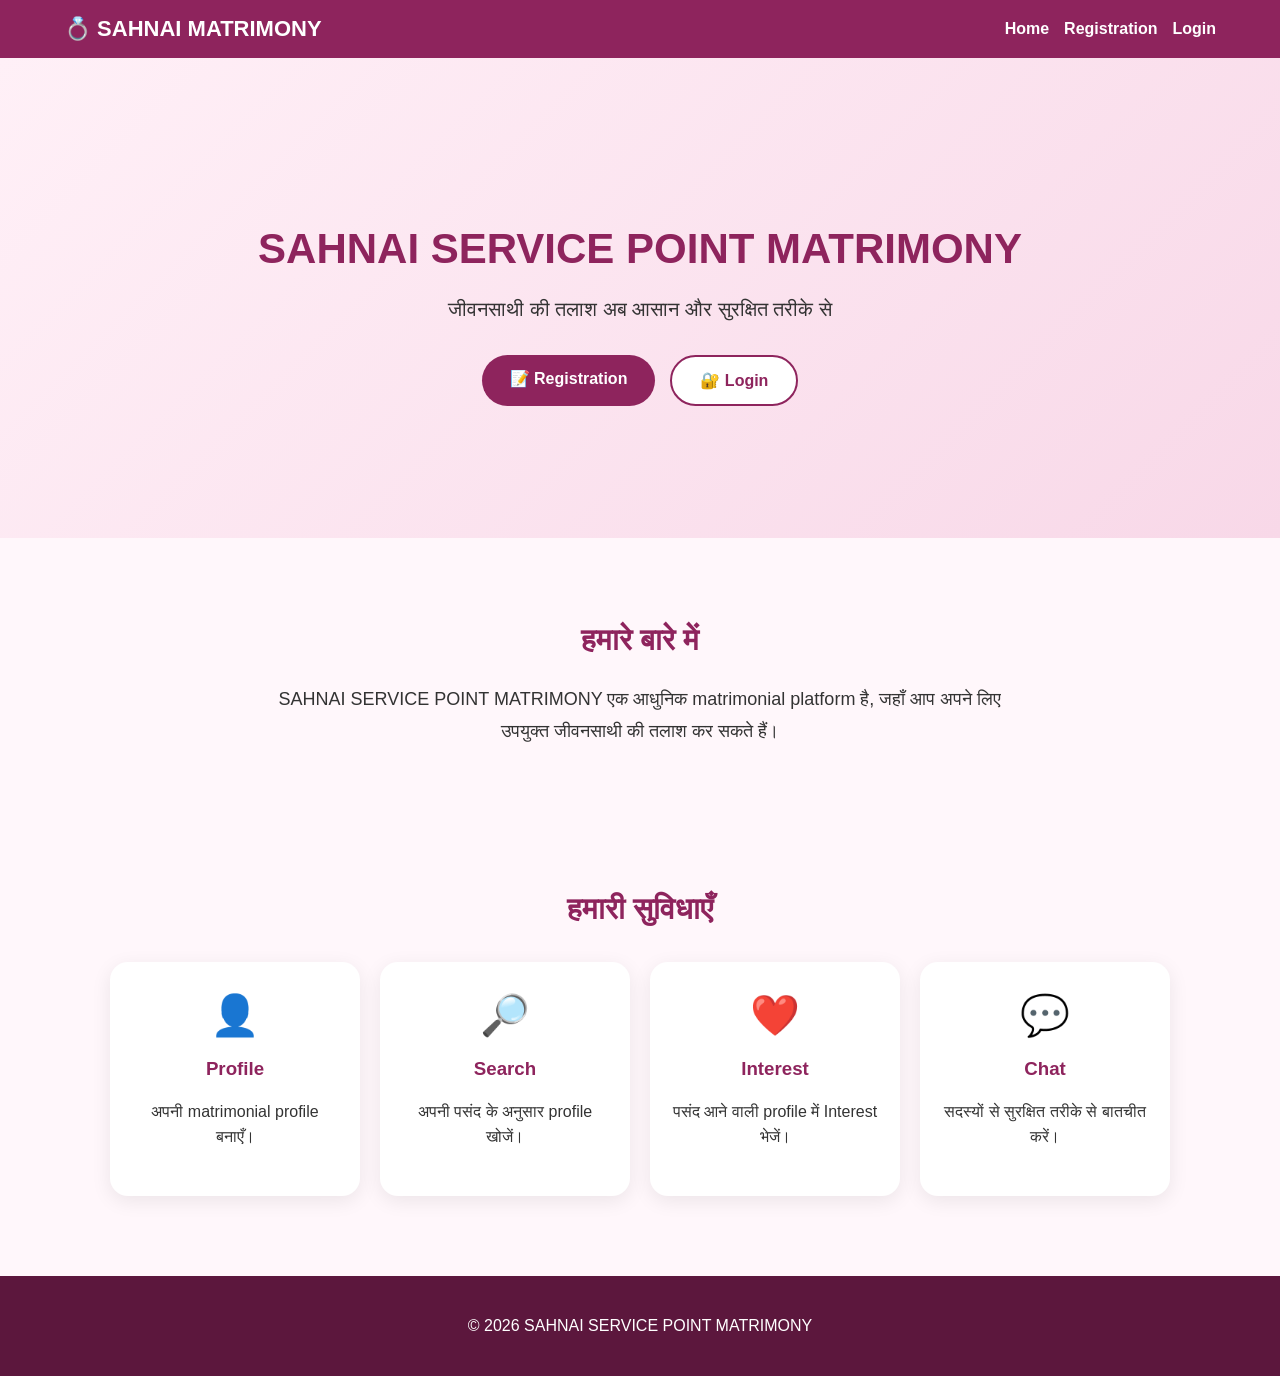
<file: index.html>
<!DOCTYPE html>
<html lang="hi">
<head>
  <meta charset="UTF-8">
  <meta name="viewport" content="width=device-width, initial-scale=1.0">

  <title>SAHNAI SERVICE POINT MATRIMONY</title>

  <link rel="stylesheet" href="style.css">
</head>

<body>

  <!-- Header -->
  <header class="header">
    <div class="logo">
      💍 SAHNAI MATRIMONY
    </div>

    <nav>
      <a href="index.html">Home</a>
      <a href="register.html">Registration</a>
      <a href="login.html">Login</a>
    </nav>
  </header>


  <!-- Hero Section -->
  <section class="hero">

    <div class="hero-content">

      <h1>SAHNAI SERVICE POINT MATRIMONY</h1>

      <p>
        जीवनसाथी की तलाश अब आसान और सुरक्षित तरीके से
      </p>

      <div class="hero-buttons">

        <a href="register.html" class="btn primary">
          📝 Registration
        </a>

        <a href="login.html" class="btn secondary">
          🔐 Login
        </a>

      </div>

    </div>

  </section>


  <!-- About -->
  <section class="about">

    <h2>हमारे बारे में</h2>

    <p>
      SAHNAI SERVICE POINT MATRIMONY एक आधुनिक matrimonial
      platform है, जहाँ आप अपने लिए उपयुक्त जीवनसाथी की
      तलाश कर सकते हैं।
    </p>

  </section>


  <!-- Features -->
  <section class="features">

    <h2>हमारी सुविधाएँ</h2>

    <div class="feature-grid">

      <div class="feature-card">
        <div class="icon">👤</div>
        <h3>Profile</h3>
        <p>अपनी matrimonial profile बनाएँ।</p>
      </div>

      <div class="feature-card">
        <div class="icon">🔎</div>
        <h3>Search</h3>
        <p>अपनी पसंद के अनुसार profile खोजें।</p>
      </div>

      <div class="feature-card">
        <div class="icon">❤️</div>
        <h3>Interest</h3>
        <p>पसंद आने वाली profile में Interest भेजें।</p>
      </div>

      <div class="feature-card">
        <div class="icon">💬</div>
        <h3>Chat</h3>
        <p>सदस्यों से सुरक्षित तरीके से बातचीत करें।</p>
      </div>

    </div>

  </section>


  <!-- Footer -->
  <footer>

    <p>
      © 2026 SAHNAI SERVICE POINT MATRIMONY
    </p>

  </footer>


  <script src="app.js"></script>

</body>
</html>
</file>
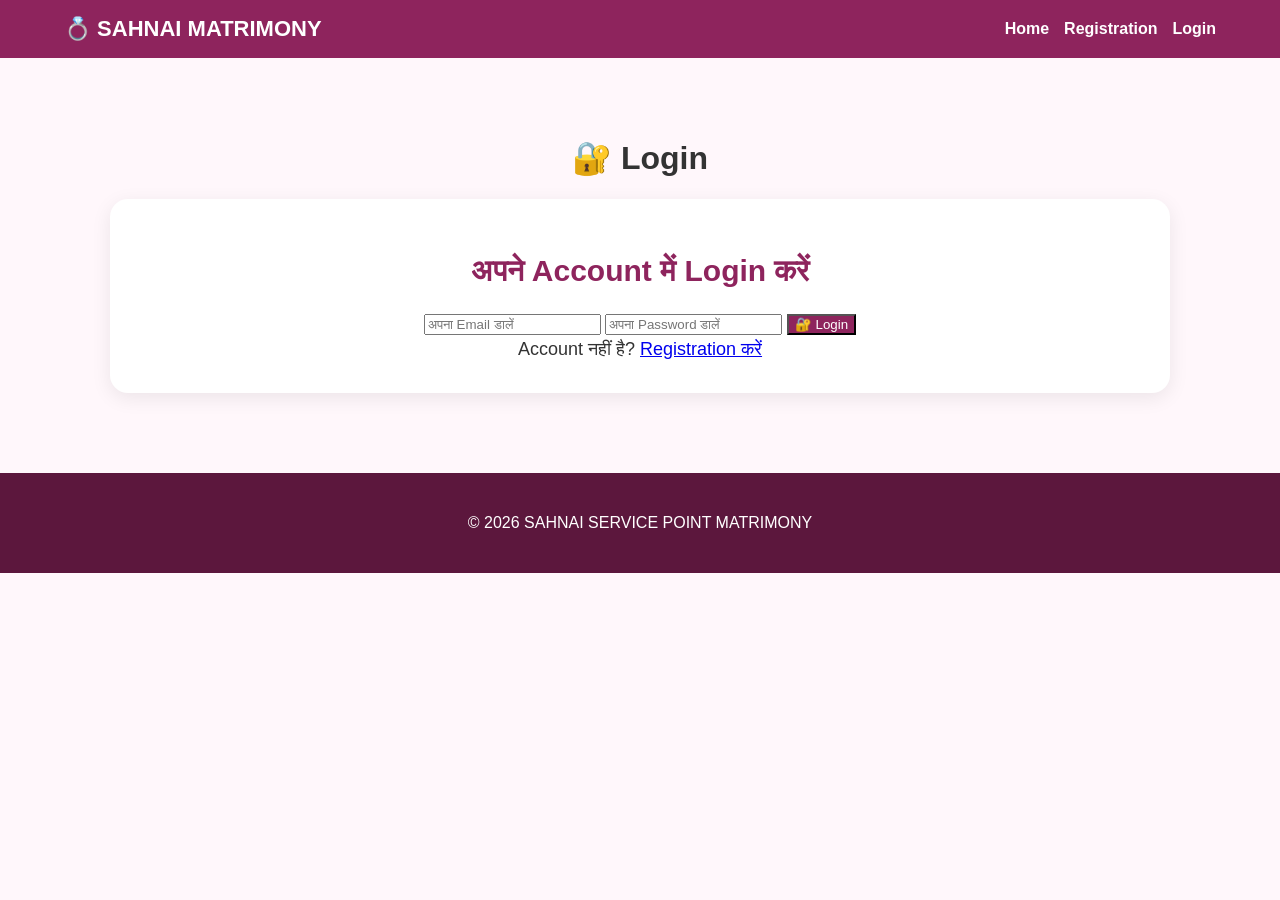
<file: login.html>
<!DOCTYPE html>
<html lang="hi">

<head>
  <meta charset="UTF-8">
  <meta name="viewport" content="width=device-width, initial-scale=1.0">

  <title>Login - SAHNAI MATRIMONY</title>

  <link rel="stylesheet" href="style.css">
</head>

<body>

  <header class="header">

    <div class="logo">
      💍 SAHNAI MATRIMONY
    </div>

    <nav>
      <a href="index.html">Home</a>
      <a href="register.html">Registration</a>
      <a href="login.html">Login</a>
    </nav>

  </header>


  <main class="about">

    <h1>🔐 Login</h1>

    <div class="feature-card">

      <h2>अपने Account में Login करें</h2>

      <input
        type="email"
        id="loginEmail"
        placeholder="अपना Email डालें"
        required
      >

      <input
        type="password"
        id="loginPassword"
        placeholder="अपना Password डालें"
        required
      >

      <button
        type="button"
        onclick="loginUser()"
        class="primary"
      >
        🔐 Login
      </button>

      <p>
        Account नहीं है?
        <a href="register.html">Registration करें</a>
      </p>

      <div id="loginMessage"></div>

    </div>

  </main>


  <footer>
    <p>© 2026 SAHNAI SERVICE POINT MATRIMONY</p>
  </footer>


  <script src="app.js"></script>

</body>

</html>
</file>
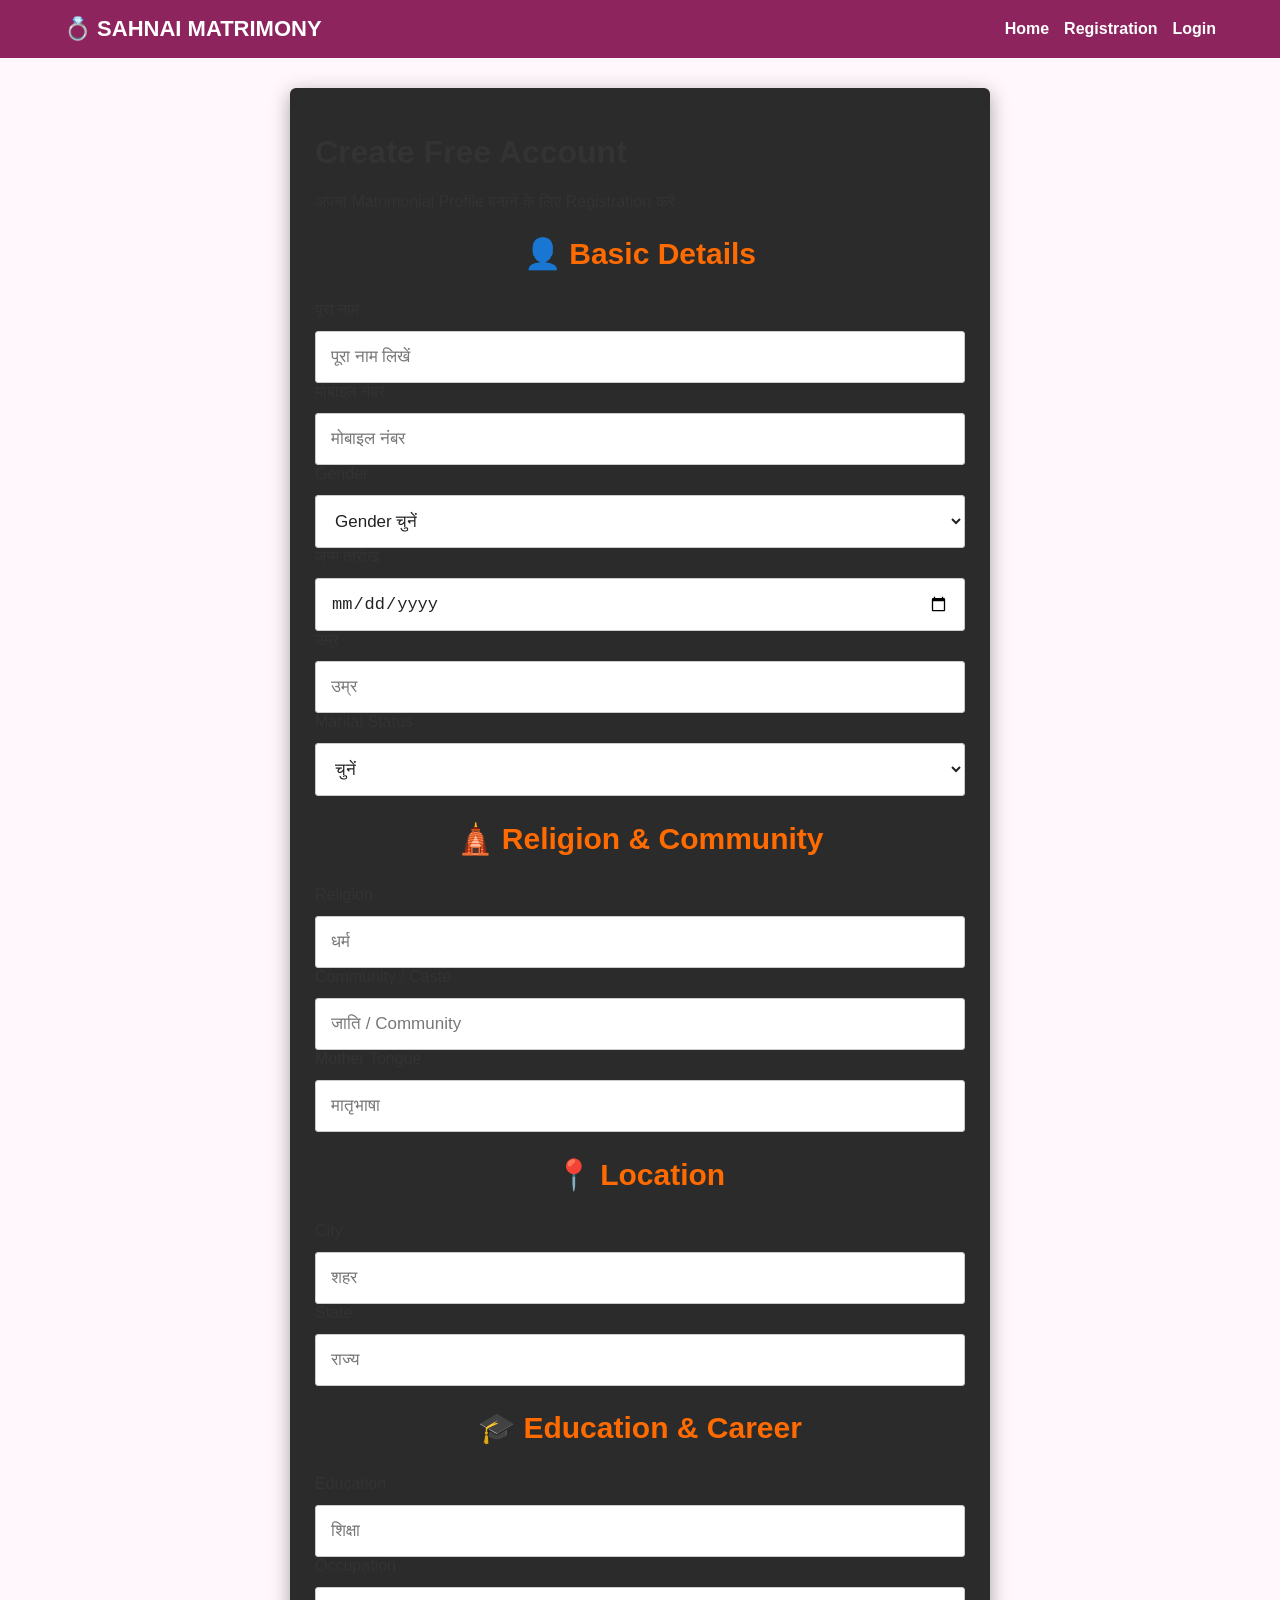
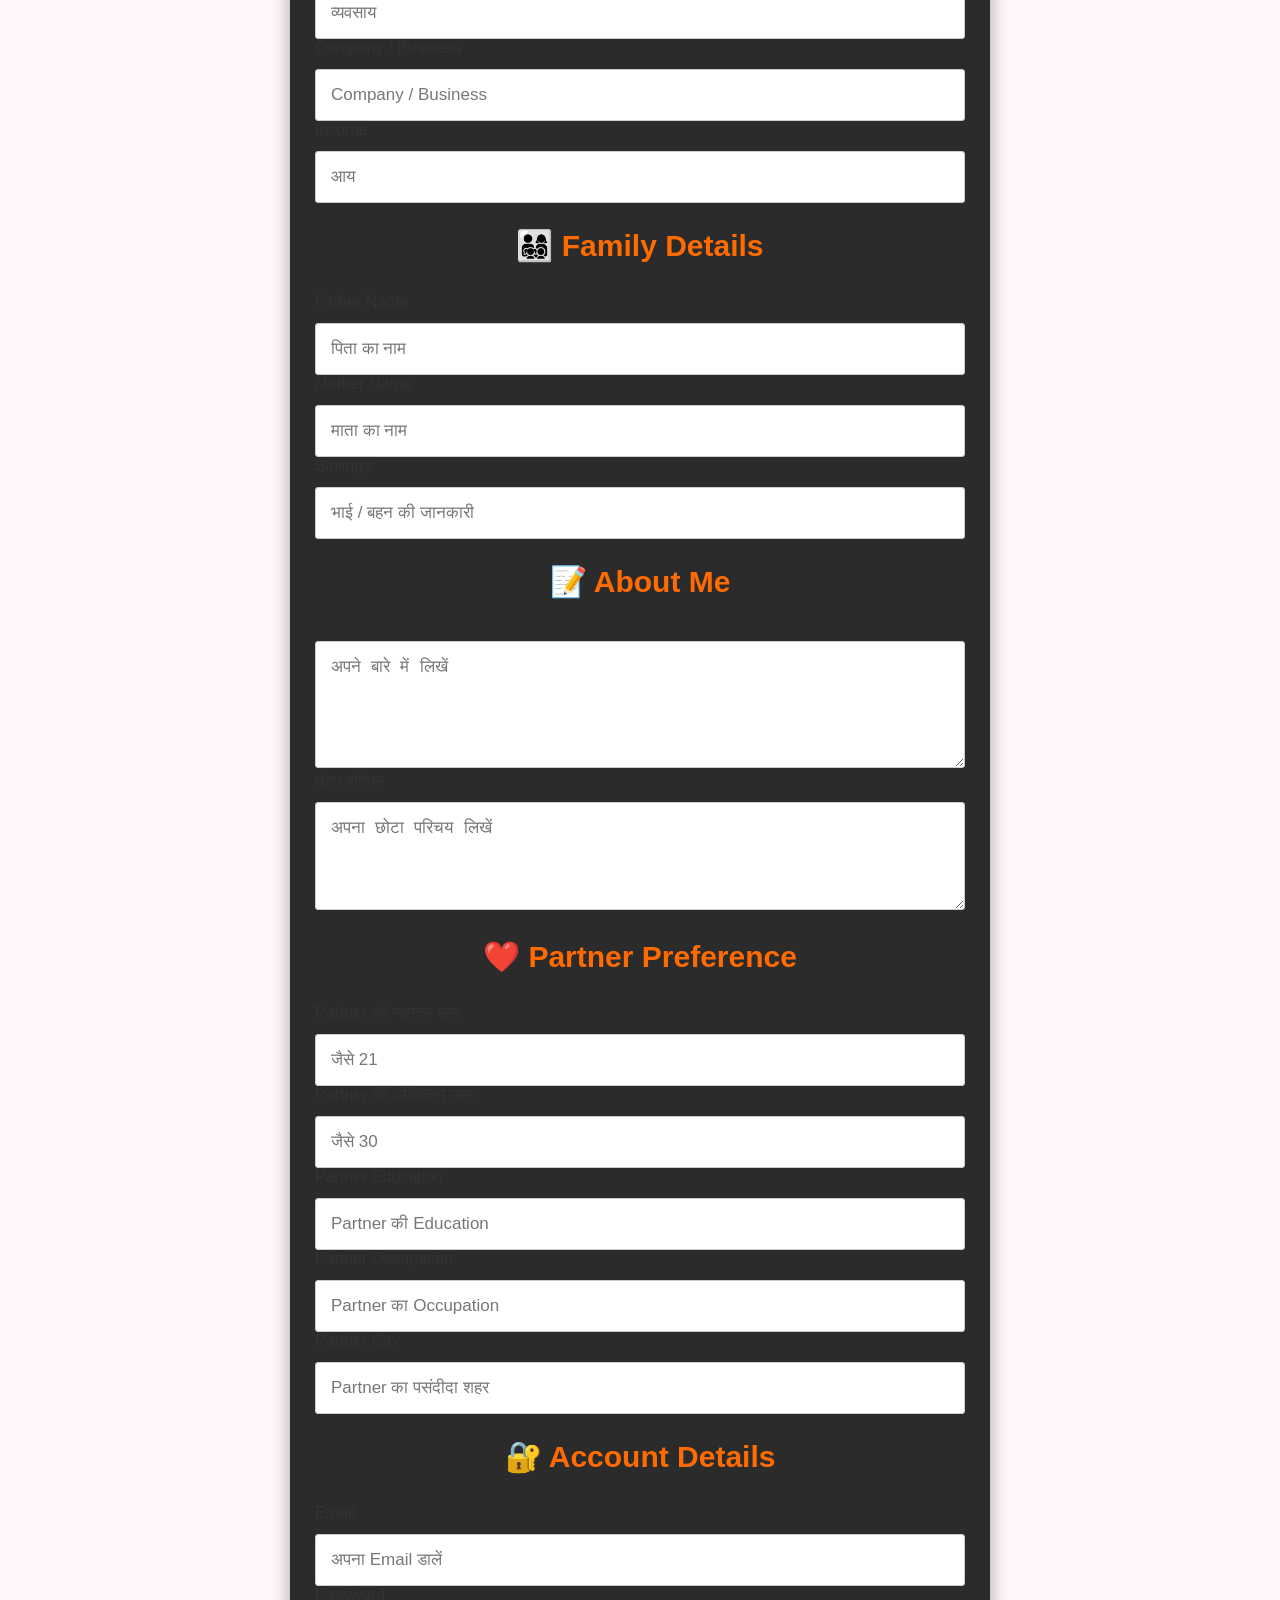
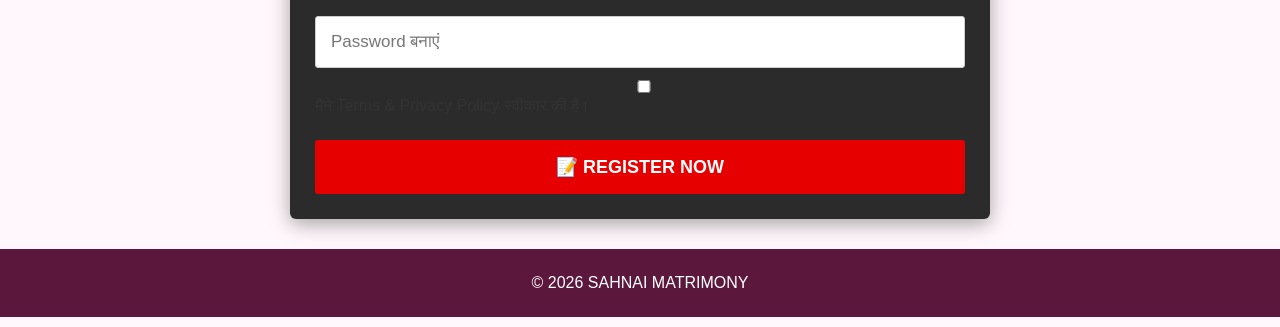
<file: register.html>
<!DOCTYPE html>
<html lang="hi">
<head>
  <meta charset="UTF-8">
  <meta name="viewport" content="width=device-width, initial-scale=1.0">

  <title>Registration - SAHNAI MATRIMONY</title>

  <link rel="stylesheet" href="style.css">
</head>

<body>

<header class="header">
  <div class="logo">💍 SAHNAI MATRIMONY</div>

  <nav>
    <a href="index.html">Home</a>
    <a href="register.html">Registration</a>
    <a href="login.html">Login</a>
  </nav>
</header>


<main class="container">

  <div class="card">

    <h1>Create Free Account</h1>

    <p class="subtitle">
      अपना Matrimonial Profile बनाने के लिए Registration करें
    </p>


    <form id="registerForm">

      <h2>👤 Basic Details</h2>

      <label>पूरा नाम</label>
      <input
        type="text"
        id="full_name"
        placeholder="पूरा नाम लिखें"
        required
      >

      <label>मोबाइल नंबर</label>
      <input
        type="tel"
        id="mobile"
        placeholder="मोबाइल नंबर"
        required
      >

      <label>Gender</label>
      <select id="gender" required>
        <option value="">Gender चुनें</option>
        <option value="Male">Male</option>
        <option value="Female">Female</option>
        <option value="Other">Other</option>
      </select>


      <label>जन्म तारीख</label>
      <input type="date" id="date_of_birth">


      <label>उम्र</label>
      <input
        type="number"
        id="age"
        placeholder="उम्र"
      >


      <label>Marital Status</label>
      <select id="marital_status">
        <option value="">चुनें</option>
        <option value="Never Married">Never Married</option>
        <option value="Divorced">Divorced</option>
        <option value="Widowed">Widowed</option>
        <option value="Separated">Separated</option>
      </select>


      <h2>🛕 Religion & Community</h2>

      <label>Religion</label>
      <input
        type="text"
        id="religion"
        placeholder="धर्म"
      >

      <label>Community / Caste</label>
      <input
        type="text"
        id="caste"
        placeholder="जाति / Community"
      >

      <label>Mother Tongue</label>
      <input
        type="text"
        id="mother_tongue"
        placeholder="मातृभाषा"
      >


      <h2>📍 Location</h2>

      <label>City</label>
      <input
        type="text"
        id="city"
        placeholder="शहर"
      >

      <label>State</label>
      <input
        type="text"
        id="state"
        placeholder="राज्य"
      >


      <h2>🎓 Education & Career</h2>

      <label>Education</label>
      <input
        type="text"
        id="education"
        placeholder="शिक्षा"
      >

      <label>Occupation</label>
      <input
        type="text"
        id="occupation"
        placeholder="व्यवसाय"
      >

      <label>Company / Business</label>
      <input
        type="text"
        id="company"
        placeholder="Company / Business"
      >

      <label>Income</label>
      <input
        type="text"
        id="income"
        placeholder="आय"
      >


      <h2>👨‍👩‍👧‍👦 Family Details</h2>

      <label>Father Name</label>
      <input
        type="text"
        id="father_name"
        placeholder="पिता का नाम"
      >

      <label>Mother Name</label>
      <input
        type="text"
        id="mother_name"
        placeholder="माता का नाम"
      >

      <label>Siblings</label>
      <input
        type="text"
        id="siblings"
        placeholder="भाई / बहन की जानकारी"
      >


      <h2>📝 About Me</h2>

      <textarea
        id="about"
        rows="5"
        placeholder="अपने बारे में लिखें"
      ></textarea>


      <label>छोटा परिचय</label>

      <textarea
        id="bio"
        rows="4"
        placeholder="अपना छोटा परिचय लिखें"
      ></textarea>


      <h2>❤️ Partner Preference</h2>

      <label>Partner की न्यूनतम उम्र</label>
      <input
        type="number"
        id="partner_age_min"
        placeholder="जैसे 21"
      >

      <label>Partner की अधिकतम उम्र</label>
      <input
        type="number"
        id="partner_age_max"
        placeholder="जैसे 30"
      >

      <label>Partner Education</label>
      <input
        type="text"
        id="partner_education"
        placeholder="Partner की Education"
      >

      <label>Partner Occupation</label>
      <input
        type="text"
        id="partner_occupation"
        placeholder="Partner का Occupation"
      >

      <label>Partner City</label>
      <input
        type="text"
        id="partner_city"
        placeholder="Partner का पसंदीदा शहर"
      >


      <h2>🔐 Account Details</h2>

      <label>Email</label>
      <input
        type="email"
        id="email"
        placeholder="अपना Email डालें"
        required
      >

      <label>Password</label>
      <input
        type="password"
        id="password"
        placeholder="Password बनाएं"
        required
      >


      <label class="terms">
        <input type="checkbox" id="terms" required>
        मैंने Terms & Privacy Policy स्वीकार की है।
      </label>


      <button type="submit" class="primary">
        📝 REGISTER NOW
      </button>

      <div id="message"></div>

    </form>

  </div>

</main>


<footer>
  © 2026 SAHNAI MATRIMONY
</footer>


<script src="app.js"></script>

</body>
</html>
</file>
<file: style.css>
* {
  box-sizing: border-box;
}

body {
  margin: 0;
  font-family: Arial, sans-serif;
  background: #fff7fb;
  color: #333;
}

.header {
  background: #8e245d;
  color: white;
  padding: 16px 5%;
  display: flex;
  justify-content: space-between;
  align-items: center;
  flex-wrap: wrap;
}

.logo {
  font-size: 22px;
  font-weight: bold;
}

nav {
  display: flex;
  gap: 15px;
}

nav a {
  color: white;
  text-decoration: none;
  font-weight: bold;
}

.hero {
  min-height: 480px;
  display: flex;
  justify-content: center;
  align-items: center;
  text-align: center;
  padding: 50px 20px;
  background: linear-gradient(135deg, #fff0f7, #f8d8e8);
}

.hero-content {
  max-width: 800px;
}

.hero h1 {
  font-size: 42px;
  color: #8e245d;
  margin-bottom: 15px;
}

.hero p {
  font-size: 20px;
  line-height: 1.6;
}

.hero-buttons {
  margin-top: 30px;
  display: flex;
  justify-content: center;
  gap: 15px;
  flex-wrap: wrap;
}

.btn {
  display: inline-block;
  padding: 14px 28px;
  border-radius: 30px;
  text-decoration: none;
  font-weight: bold;
}

.primary {
  background: #8e245d;
  color: white;
}

.secondary {
  background: white;
  color: #8e245d;
  border: 2px solid #8e245d;
}

.about,
.features {
  max-width: 1100px;
  margin: auto;
  padding: 60px 20px;
  text-align: center;
}

.about h2,
.features h2 {
  color: #8e245d;
  font-size: 30px;
}

.about p {
  max-width: 750px;
  margin: auto;
  font-size: 18px;
  line-height: 1.8;
}

.feature-grid {
  display: grid;
  grid-template-columns: repeat(4, 1fr);
  gap: 20px;
  margin-top: 35px;
}

.feature-card {
  background: white;
  padding: 30px 20px;
  border-radius: 18px;
  box-shadow: 0 5px 20px rgba(0,0,0,0.08);
}

.icon {
  font-size: 40px;
}

.feature-card h3 {
  color: #8e245d;
}

.feature-card p {
  line-height: 1.6;
}

footer {
  background: #5c173d;
  color: white;
  text-align: center;
  padding: 25px;
  margin-top: 20px;
}

@media (max-width: 700px) {
  .header {
    justify-content: center;
    gap: 15px;
  }

  .hero h1 {
    font-size: 30px;
  }

  .feature-grid {
    grid-template-columns: 1fr;
  }

  nav {
    width: 100%;
    justify-content: center;
  }
}
/* Registration Form Design */

main.container {
  max-width: 700px;
  margin: 30px auto;
}

main.container .card {
  background: #2b2b2b;
  padding: 25px;
  border-radius: 6px;
  box-shadow: 0 5px 20px rgba(0,0,0,0.35);
}

main.container h2 {
  text-align: center;
  color: #ff6b00;
  font-size: 30px;
  margin-bottom: 30px;
}

main.container h3 {
  color: #ff6b00;
  font-size: 22px;
  margin-top: 30px;
  border-bottom: 1px solid #555;
  padding-bottom: 8px;
}

main.container input,
main.container select,
main.container textarea {
  width: 100%;
  box-sizing: border-box;
  padding: 15px;
  margin-top: 12px;
  border: 1px solid #cccccc;
  border-radius: 3px;
  background: #ffffff;
  color: #222222;
  font-size: 17px;
}

main.container input::placeholder,
main.container textarea::placeholder {
  color: #777777;
}

main.container button.primary {
  width: 100%;
  background: #e60000;
  color: white;
  border: none;
  padding: 16px;
  margin-top: 25px;
  border-radius: 3px;
  font-size: 18px;
  font-weight: bold;
}

main.container button.primary:hover {
  background: #c90000;
}
</file>
